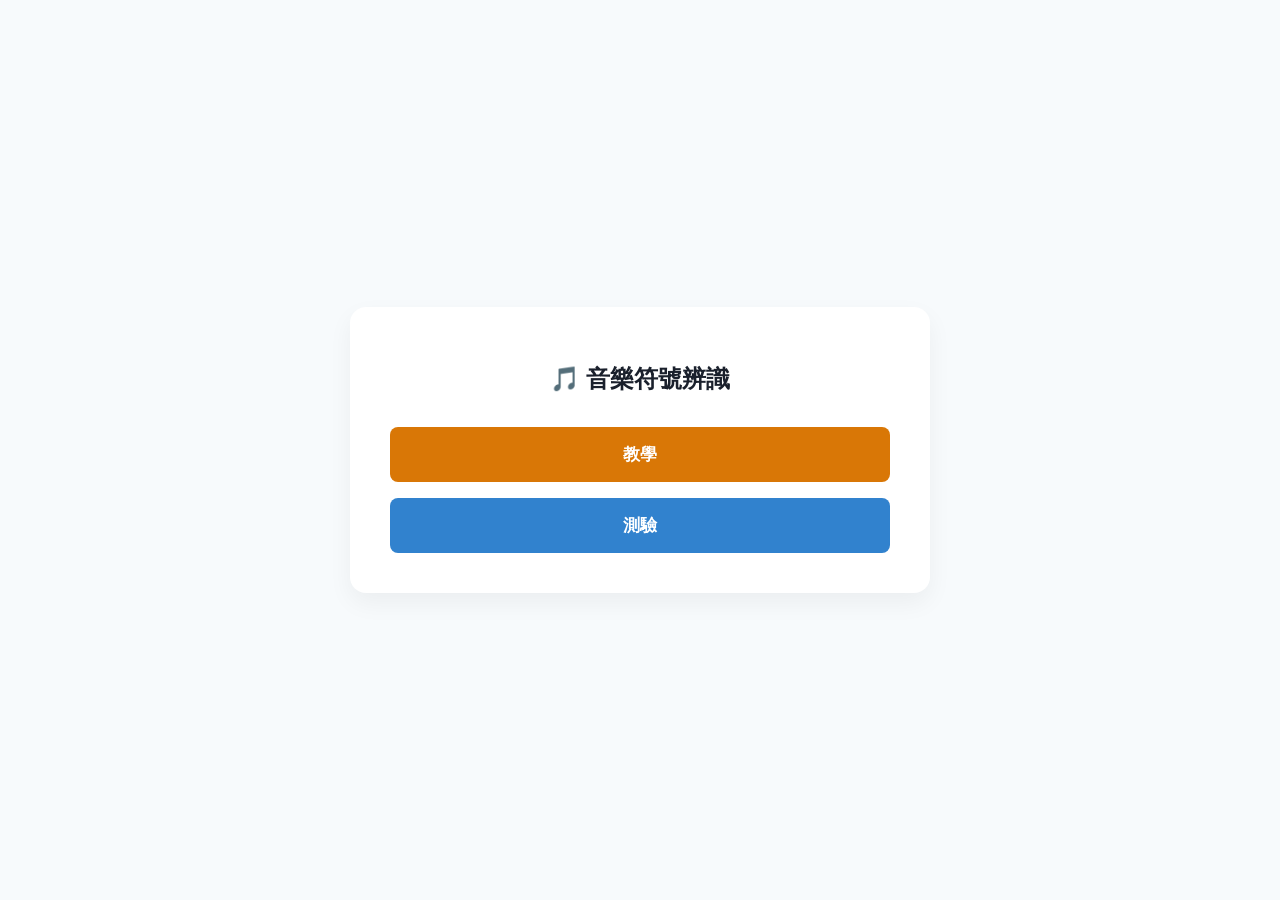
<file: index.html>
<!DOCTYPE html>
<html lang="zh-TW">
<head>
    <meta charset="UTF-8">
    <meta http-equiv="refresh" content="0; url=html/home.html">
    <title>音樂符號辨識</title>
    <script>location.replace("html/home.html");</script>
</head>
<body>
    <a href="html/home.html">進入首頁</a>
</body>
</html>
</file>
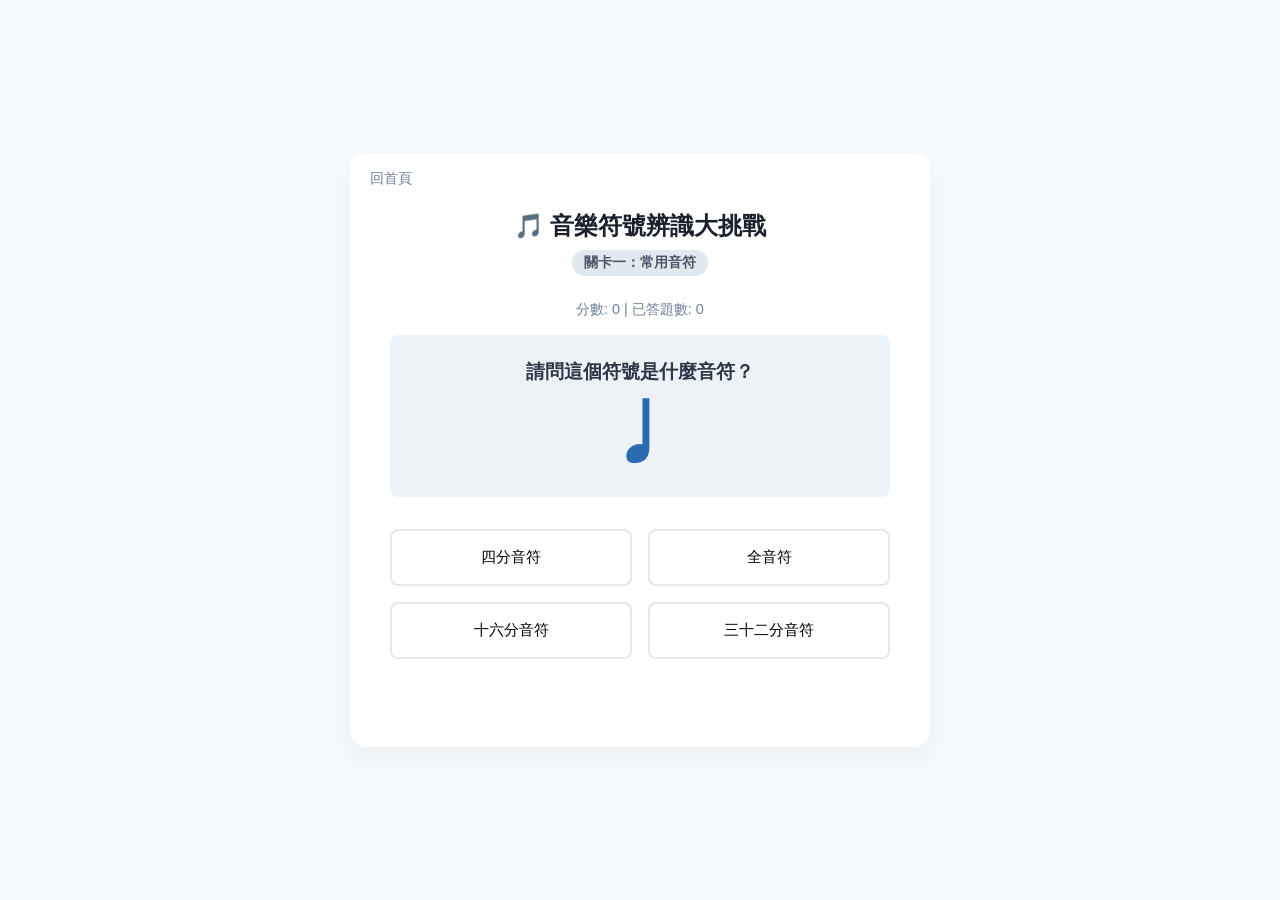
<file: quiz.html>
<!DOCTYPE html>
<html lang="zh-TW">
<head>
    <meta charset="UTF-8">
    <meta name="viewport" content="width=device-width, initial-scale=1.0">
    <title>音樂符號辨識大挑戰</title>
    <link rel="stylesheet" href="style.css">
</head>
<body>

<div class="quiz-container">
    <a class="back-home" href="index.html">回首頁</a>
    <h1>🎵 音樂符號辨識大挑戰</h1>

    <!-- 遊戲主畫面 -->
    <div id="quiz-game-section">
        <div class="level-badge" id="level-badge">關卡一：常用音符</div>
        <div class="score-board">分數: <span id="score">0</span> | 已答題數: <span id="total-questions">0</span></div>

        <div class="question-box" id="question-box-title">
            請問這個符號是什麼音符？
            <span id="question-text" class="question-symbol">♩</span>
        </div>

        <div class="options-grid" id="options-container"></div>

        <div class="feedback" id="feedback-text"></div>
        <button class="copy-btn" id="copy-btn" onclick="copyCurrentSymbol()">📋 複製此符號</button>
        <button class="next-btn" id="next-btn" onclick="handleNext()">下一題 ➔</button>
    </div>

    <!-- 最終結果畫面 -->
    <div id="quiz-result-section" class="result-panel">
        <div class="level-badge" style="background: #e2e8f0; color: #4a5568;">挑戰結束</div>
        <h2>🎉 恭喜完成全部挑戰！</h2>
        <div class="result-score" id="final-score-display">0 / 0</div>
        <div class="result-comment" id="final-comment">太棒了！你對音樂符號已經有基礎的認識囉！</div>
        <div class="answer-history" id="answer-history"></div>
        <button class="restart-btn" style="display: block;" onclick="restartGame()">🔄 重新挑戰</button>
    </div>
</div>

<script src="function.js"></script>
<script src="quiz.js"></script>
</body>
</html>
</file>
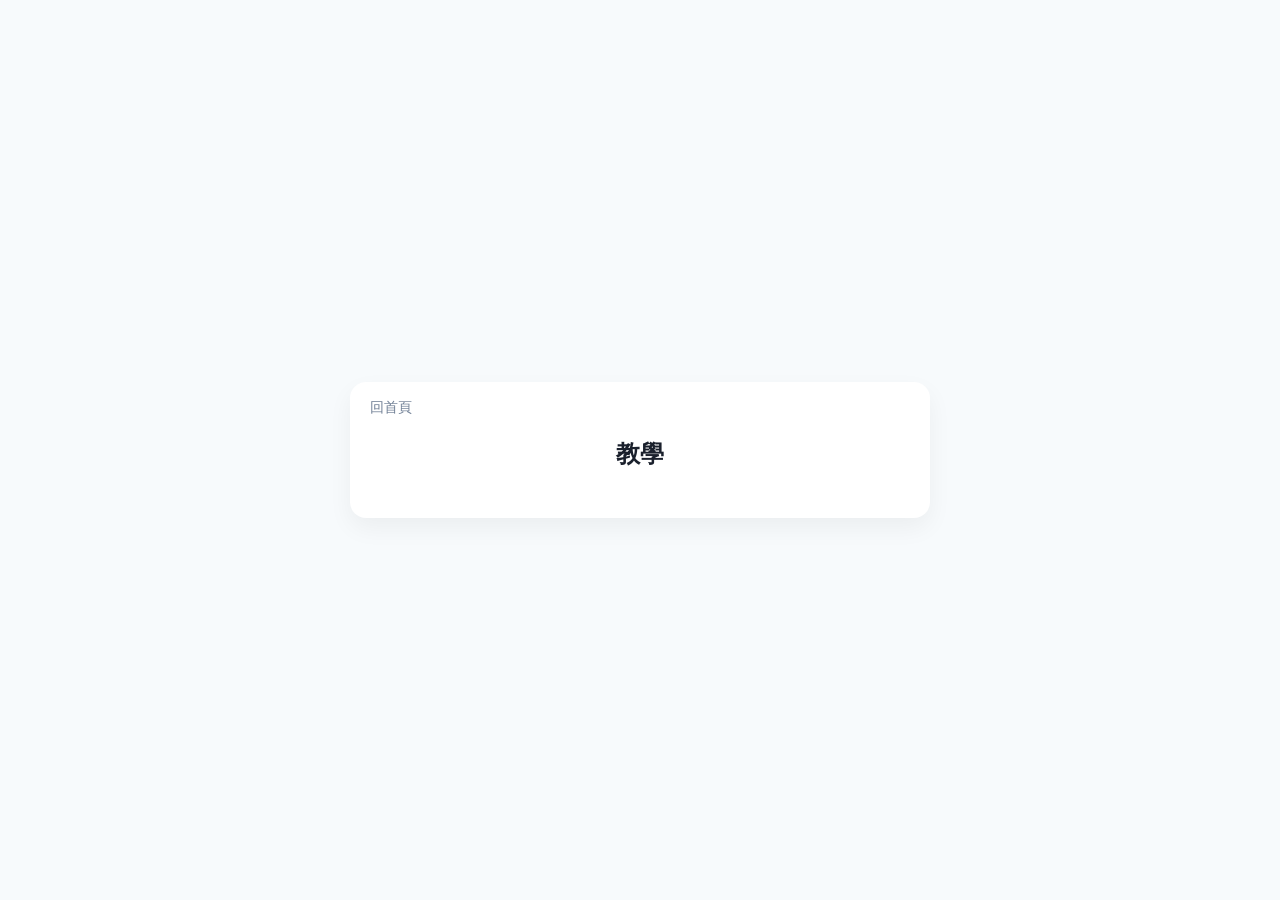
<file: teach.html>
<!DOCTYPE html>
<html lang="zh-TW">
<head>
    <meta charset="UTF-8">
    <meta name="viewport" content="width=device-width, initial-scale=1.0">
    <title>教學</title>
    <link rel="stylesheet" href="style.css">
</head>
<body>

<div class="quiz-container">
    <a class="back-home" href="index.html">回首頁</a>
    <h1>教學</h1>
</div>

<script src="function.js"></script>
<script src="teach.js"></script>
</body>
</html>
</file>
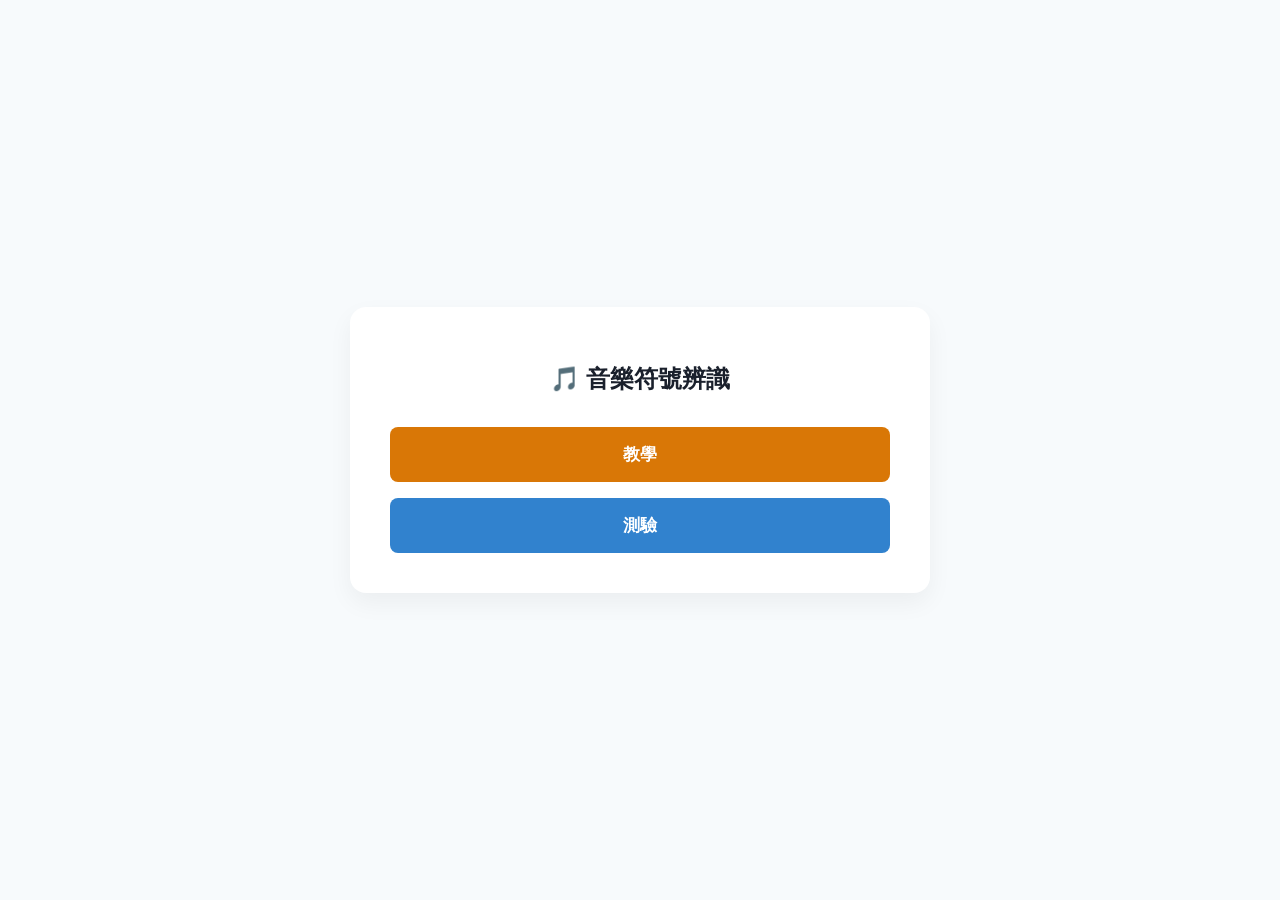
<file: html/home.html>
<!DOCTYPE html>
<html lang="zh-TW">
<head>
    <meta charset="UTF-8">
    <meta name="viewport" content="width=device-width, initial-scale=1.0">
    <title>音樂符號辨識</title>
    <link rel="stylesheet" href="../style.css">
</head>
<body>

<div class="quiz-container">
    <h1>🎵 音樂符號辨識</h1>
    <div class="home-actions">
        <a class="home-link teach" href="teach.html">教學</a>
        <a class="home-link quiz" href="quiz.html">測驗</a>
    </div>
</div>

<script src="../js/home.js"></script>
</body>
</html>
</file>
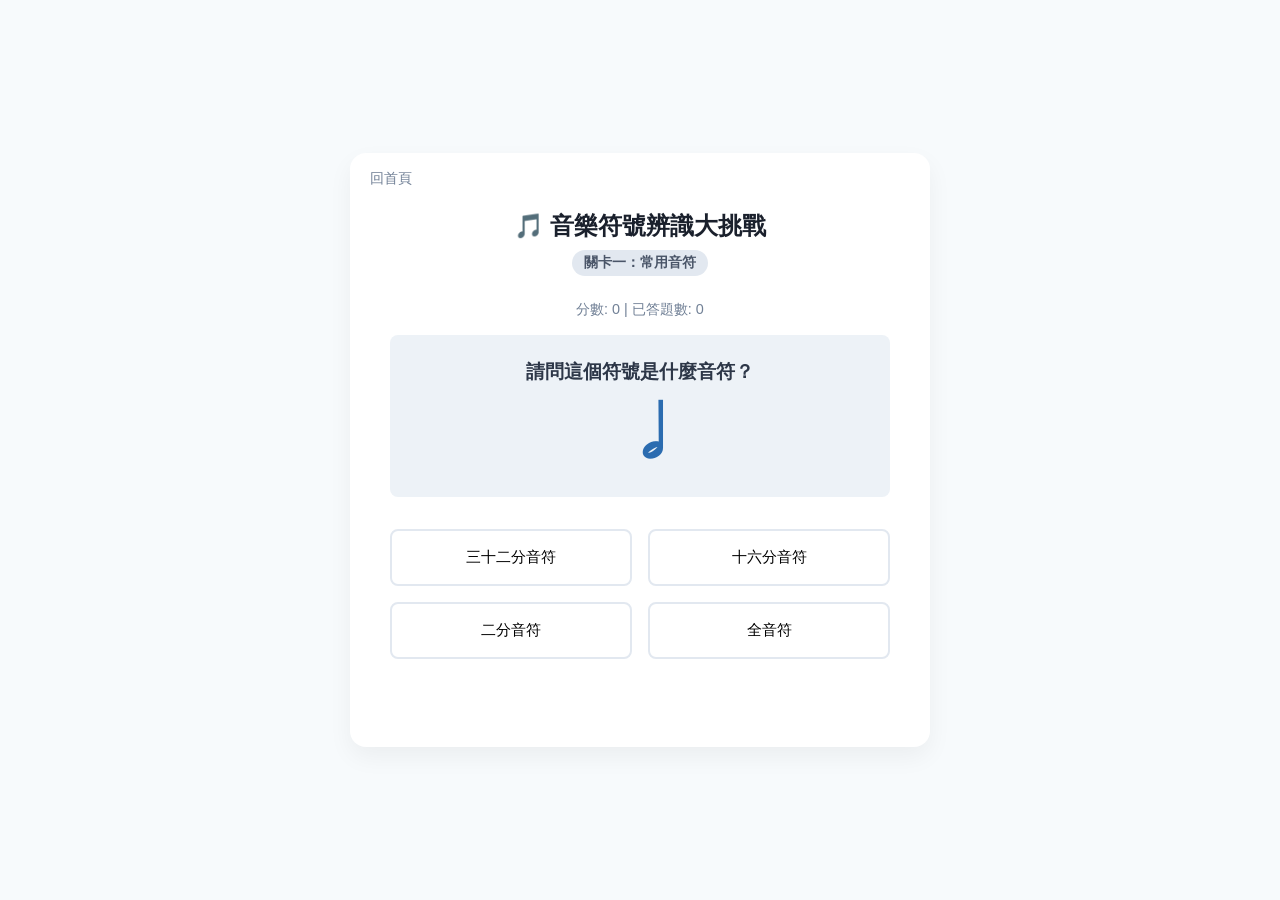
<file: html/quiz.html>
<!DOCTYPE html>
<html lang="zh-TW">
<head>
    <meta charset="UTF-8">
    <meta name="viewport" content="width=device-width, initial-scale=1.0">
    <title>音樂符號辨識大挑戰</title>
    <link rel="stylesheet" href="../style.css">
</head>
<body>

<div class="quiz-container">
    <a class="back-home" href="home.html">回首頁</a>
    <h1>🎵 音樂符號辨識大挑戰</h1>

    <!-- 遊戲主畫面 -->
    <div id="quiz-game-section">
        <div class="level-badge" id="level-badge">關卡一：常用音符</div>
        <div class="score-board">分數: <span id="score">0</span> | 已答題數: <span id="total-questions">0</span></div>

        <div class="question-box" id="question-box-title">
            請問這個符號是什麼音符？
            <span id="question-text" class="question-symbol">♩</span>
        </div>

        <div class="options-grid" id="options-container"></div>

        <div class="feedback" id="feedback-text"></div>
        <button class="copy-btn" id="copy-btn" onclick="copyCurrentSymbol()">📋 複製此符號</button>
        <button class="next-btn" id="next-btn" onclick="handleNext()">下一題 ➔</button>
    </div>

    <!-- 最終結果畫面 -->
    <div id="quiz-result-section" class="result-panel">
        <div class="level-badge" style="background: #e2e8f0; color: #4a5568;">挑戰結束</div>
        <h2>🎉 恭喜完成全部挑戰！</h2>
        <div class="result-score" id="final-score-display">0 / 0</div>
        <div class="result-comment" id="final-comment">太棒了！你對音樂符號已經有基礎的認識囉！</div>
        <div class="answer-history" id="answer-history"></div>
        <button class="restart-btn" style="display: block;" onclick="restartGame()">🔄 重新挑戰</button>
    </div>
</div>

<script src="../js/function.js"></script>
<script src="../js/quiz.js"></script>
</body>
</html>
</file>
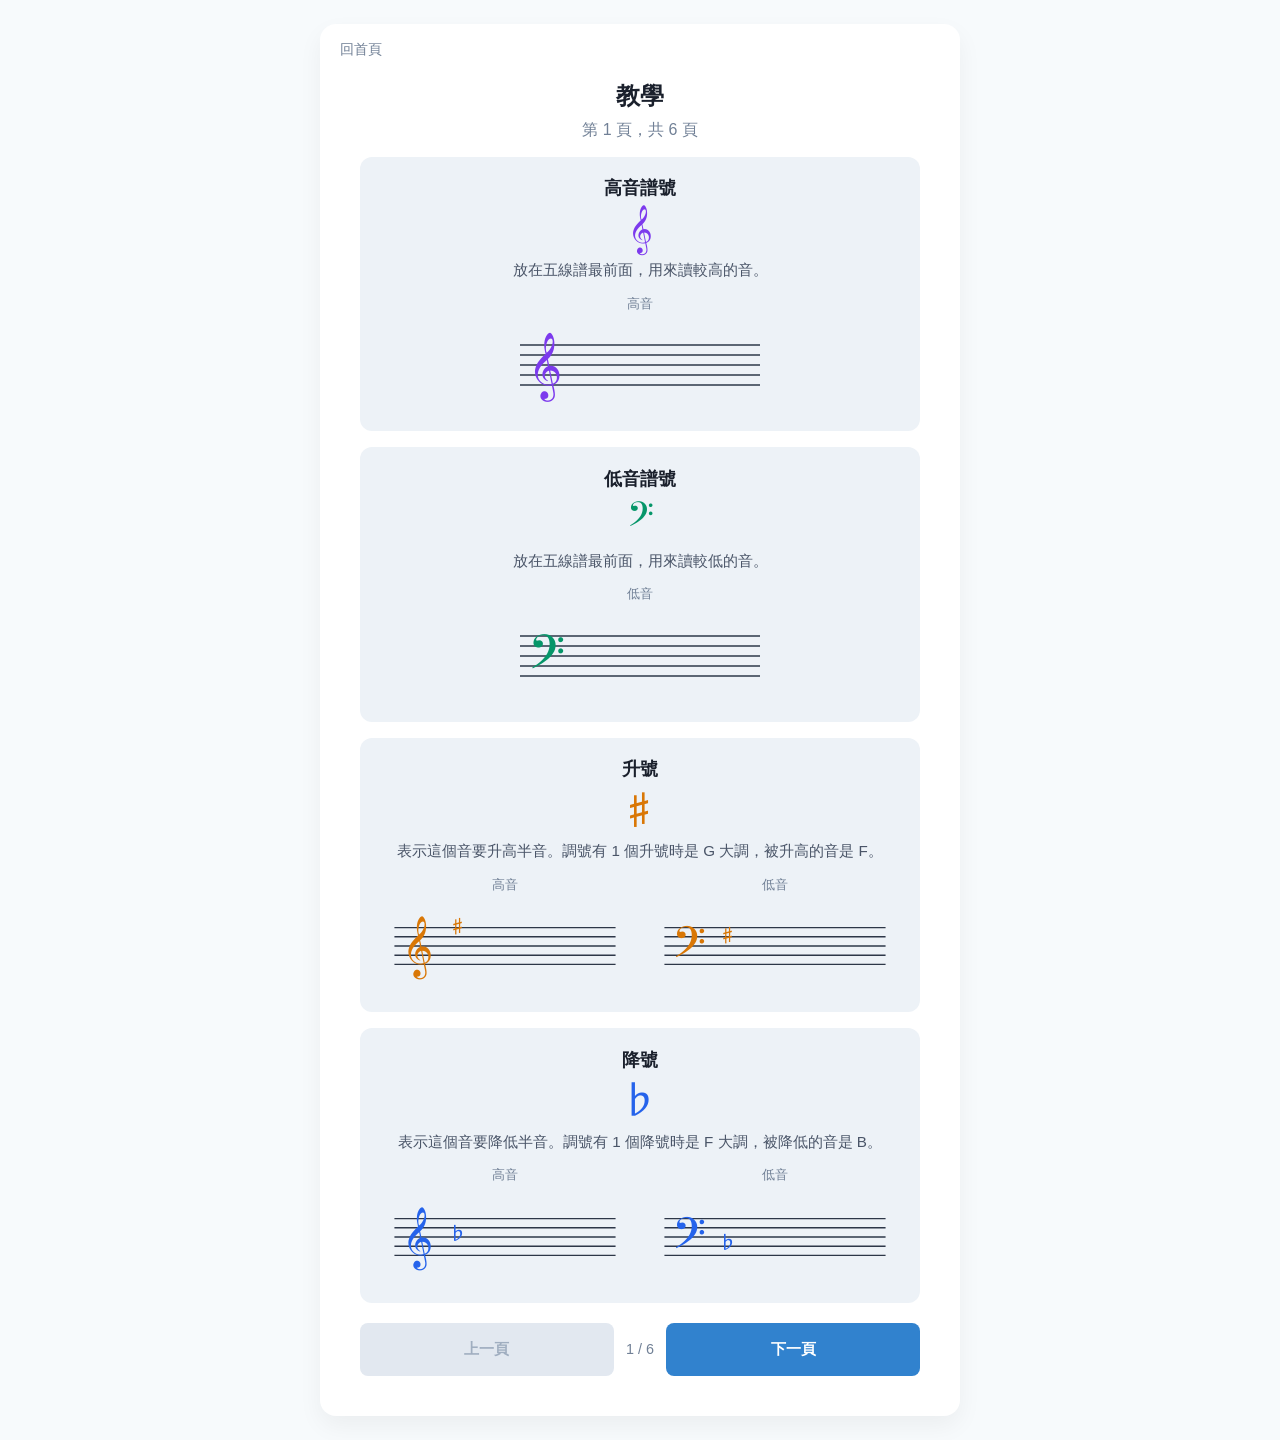
<file: html/teach.html>
<!DOCTYPE html>
<html lang="zh-TW">
<head>
    <meta charset="UTF-8">
    <meta name="viewport" content="width=device-width, initial-scale=1.0">
    <title>教學</title>
    <link rel="stylesheet" href="../style.css">
</head>
<body class="teach-body">

<div class="quiz-container teach-page">
    <a class="back-home" href="home.html">回首頁</a>
    <h1>教學</h1>
    <p class="teach-intro" id="teach-page-label"></p>
    <div id="teach-content"></div>
</div>

<script src="../js/function.js"></script>
<script src="../js/teach.js"></script>
</body>
</html>
</file>
<file: style.css>
:root {
    --primary: #4a5568;
    --success: #38a169;
    --danger: #e53e3e;
    --bg: #f7fafc;
    --accent: #2b6cb0;
}

body {
    font-family: -apple-system, BlinkMacSystemFont, "Segoe UI", Roboto, "Helvetica Neue", Arial, sans-serif;
    background-color: var(--bg);
    color: #2d3748;
    display: flex;
    justify-content: center;
    align-items: center;
    min-height: 100vh;
    margin: 0;
}

.quiz-container {
    background: white;
    padding: 2.5rem;
    border-radius: 1rem;
    box-shadow: 0 10px 25px rgba(0,0,0,0.05);
    width: 100%;
    max-width: 500px;
    text-align: center;
    position: relative;
}

.back-home {
    position: absolute;
    top: 1rem;
    left: 1.25rem;
    color: #718096;
    font-size: 0.9rem;
    text-decoration: none;
}

.back-home:hover {
    color: #2d3748;
}

.home-actions {
    display: flex;
    flex-direction: column;
    gap: 1rem;
    margin-top: 2rem;
}

.home-link {
    display: block;
    padding: 1rem;
    border-radius: 0.5rem;
    color: white;
    font-size: 1.05rem;
    font-weight: bold;
    text-decoration: none;
}

.home-link.teach {
    background: #d97706;
}

.home-link.teach:hover {
    background: #b45309;
}

.home-link.quiz {
    background: #3182ce;
}

.home-link.quiz:hover {
    background: #2b6cb0;
}

.teach-body {
    align-items: flex-start;
    padding: 1.5rem 1rem;
}

.teach-page {
    max-width: 560px;
}

.teach-intro {
    margin: 0.25rem 0 0.5rem;
    color: #718096;
}

.teach-nav {
    display: grid;
    grid-template-columns: 1fr auto 1fr;
    gap: 0.75rem;
    align-items: center;
    margin-top: 1.25rem;
}

.teach-nav button {
    background: #3182ce;
    color: white;
    border: none;
    font-weight: bold;
}

.teach-nav button:disabled {
    background: #e2e8f0;
    color: #a0aec0;
    cursor: default;
}

.teach-nav span {
    color: #718096;
    font-size: 0.9rem;
}

.teach-card {
    background: #edf2f7;
    border-radius: 0.75rem;
    padding: 1.15rem 1rem 1rem;
    margin-top: 1rem;
}

.teach-card h2 {
    margin: 0;
    font-size: 1.15rem;
    color: #1a202c;
}

.teach-symbol {
    font-size: 2.6rem;
    line-height: 1.1;
    margin: 0.35rem 0;
}

.teach-card p {
    margin: 0.35rem 0 0.85rem;
    color: #4a5568;
    font-size: 0.95rem;
    line-height: 1.65;
}

.teach-staff-row {
    display: grid;
    grid-template-columns: 1fr 1fr;
    gap: 0.75rem;
}

.teach-staff-row > div {
    text-align: center;
}

.teach-staff-row:has(> div:only-child) {
    grid-template-columns: minmax(0, 280px);
    justify-content: center;
}

.teach-label {
    font-size: 0.8rem;
    color: #718096;
    margin-bottom: 0.15rem;
}

.teach-caption {
    margin-top: 0.2rem;
    color: #4a5568;
    font-size: 0.92rem;
    line-height: 1.45;
}

.teach-key-name {
    margin-bottom: 0.15rem;
    color: #1a202c;
    font-weight: bold;
}

.teach-group-title {
    grid-column: 1 / -1;
    margin: 0.85rem 0 0.15rem;
    font-weight: bold;
    color: #1a202c;
    text-align: left;
}

.teach-list {
    display: grid;
    grid-template-columns: 1fr 1fr;
    gap: 0.65rem;
    text-align: left;
}

.teach-item {
    display: grid;
    grid-template-columns: 3.6rem minmax(0, 1fr);
    gap: 0.35rem 1rem;
    align-items: center;
    background: white;
    border-radius: 0.55rem;
    padding: 0.7rem 0.8rem;
}

.teach-item-symbol {
    font-size: 1.7rem;
    line-height: 1;
    text-align: center;
    color: var(--accent);
}

.teach-item-symbol .teach-time {
    min-width: 0;
    margin: 0;
    padding: 0;
    line-height: 0.9;
}

.teach-item-symbol .teach-time .top,
.teach-item-symbol .teach-time .bottom {
    font-size: 1.35rem;
    letter-spacing: 0;
    line-height: 1;
}

.teach-item-symbol .teach-time .bottom {
    margin-top: 0.28rem;
}

.teach-item-name {
    font-weight: bold;
    color: #1a202c;
    padding-left: 0.15rem;
}

.teach-item-note {
    grid-column: 2;
    color: #718096;
    font-size: 0.82rem;
    margin-top: 0;
    padding-left: 0.15rem;
}

h1 {
    font-size: 1.5rem;
    margin-bottom: 0.5rem;
    color: #1a202c;
}

.level-badge {
    display: inline-block;
    background: #e2e8f0;
    color: #4a5568;
    padding: 0.25rem 0.75rem;
    border-radius: 9999px;
    font-size: 0.85rem;
    font-weight: bold;
    margin-bottom: 1.5rem;
}

.score-board {
    font-size: 0.9rem;
    color: #718096;
    margin-bottom: 1rem;
}

.question-box {
    background: #edf2f7;
    padding: 1.5rem;
    border-radius: 0.5rem;
    font-size: 1.2rem;
    font-weight: bold;
    margin-bottom: 2rem;
}

.question-symbol {
    font-size: 4rem;
    display: block;
    margin-top: 0.5rem;
    color: var(--accent);
    min-height: 5rem;
    line-height: 5rem;
}

.time-signature {
    display: inline-flex;
    flex-direction: column;
    justify-content: center;
    align-items: center;
    line-height: 0.9;
    min-width: 4.5rem;
    padding: 0.2rem 0.4rem;
    margin-top: 0.5rem;
    color: var(--accent);
    font-weight: 700;
}

.time-signature .top,
.time-signature .bottom {
    display: block;
    font-size: 2.8rem;
    letter-spacing: 0.05em;
}

.time-signature .bottom {
    margin-top: 0.15rem;
}

.options-grid {
    display: grid;
    grid-template-columns: 1fr 1fr; /* 保持兩欄，但按鈕內字級會隨設定調整 */
    gap: 1rem;
    margin-bottom: 1.5rem;
}

button {
    padding: 1rem 0.5rem;
    font-size: 0.95rem;
    border: 2px solid #e2e8f0;
    border-radius: 0.5rem;
    background: white;
    cursor: pointer;
    transition: all 0.2s;
    font-weight: 500;
}

button:hover:not(:disabled) {
    border-color: #cbd5e0;
    background: #f7fafc;
}

button.correct {
    background: #c6f6d5;
    border-color: var(--success);
    color: #22543d;
}

button.wrong {
    background: #fed7d7;
    border-color: var(--danger);
    color: #742a2a;
}

.feedback {
    margin-top: 1rem;
    font-weight: bold;
    min-height: 24px;
}

.next-btn, .copy-btn, .restart-btn {
    margin-top: 1rem;
    width: 100%;
    background: #3182ce;
    color: white;
    border: none;
    display: none;
    padding: 1rem;
    font-size: 1rem;
    border-radius: 0.5rem;
    cursor: pointer;
    font-weight: bold;
    box-sizing: border-box;
}

.next-btn:hover { background: #2b6cb0; }
.copy-btn { background: #4a5568; }
.copy-btn:hover { background: #2d3748; }
.restart-btn { background: #38a169; }
.restart-btn:hover { background: #2f855a; }

.result-panel {
    display: none;
    padding: 2rem 1rem;
}

.result-score {
    font-size: 4rem;
    font-weight: bold;
    color: #2b6cb0;
    margin: 1.5rem 0;
}

.result-comment {
    font-size: 1.2rem;
    font-weight: 500;
    color: #4a5568;
    margin-bottom: 2rem;
}

.answer-history {
    max-height: 22rem;
    overflow-y: auto;
    margin: 1rem 0 1.5rem;
    text-align: left;
}

.answer-history-item {
    display: grid;
    grid-template-columns: 3.5rem minmax(0, 1fr);
    gap: 0.75rem;
    align-items: center;
    padding: 0.75rem;
    margin-bottom: 0.65rem;
    border: 1px solid #e2e8f0;
    border-radius: 0.5rem;
    background: #fff;
}

.answer-history-item.correct {
    border-left: 5px solid var(--success);
}

.answer-history-item.wrong {
    border-left: 5px solid var(--danger);
}

.answer-history-number {
    color: #718096;
    font-weight: bold;
    text-align: center;
}

.answer-history-symbol {
    font-size: 1.35rem;
    color: var(--accent);
    margin-bottom: 0.25rem;
}

.answer-history-detail {
    font-size: 0.9rem;
    line-height: 1.6;
}

.answer-history-detail .player-answer {
    color: #4a5568;
}

.answer-history-detail .correct-answer {
    color: var(--success);
    font-weight: bold;
}

.key-staff {
    width: 100%;
    max-width: 280px;
    height: 100px;
    display: block;
    margin: 0 auto;
}

.key-staff.scale-staff {
    max-width: none;
    height: 148px;
}

.key-staff .solfege-label {
    font-family: -apple-system, BlinkMacSystemFont, "Segoe UI", Roboto, "Helvetica Neue", Arial, sans-serif;
    font-size: 14px;
    font-weight: 600;
    fill: #4a5568;
}

.teach-staff-stack {
    display: grid;
    grid-template-columns: 1fr;
    gap: 2.4rem;
}

.teach-staff-stack .teach-key-name {
    margin-bottom: -0.45rem;
}

.teach-staff-stack .scale-staff {
    height: 148px;
    margin-top: -0.35rem;
    margin-bottom: 0;
}

.teach-staff-stack .teach-caption {
    margin-top: 0;
}

.key-staff .staff-line {
    stroke: #2d3748;
    stroke-width: 1.5;
}

.key-staff .clef-symbol {
    font-family: "Noto Music", "Segoe UI Symbol", serif;
    font-size: 58px;
    fill: var(--accent);
}

.key-staff .accidental-sharp,
.key-staff .accidental-flat {
    font-family: "Noto Music", "Segoe UI Symbol", serif;
    font-size: 22px;
    fill: var(--accent);
}
</file>
